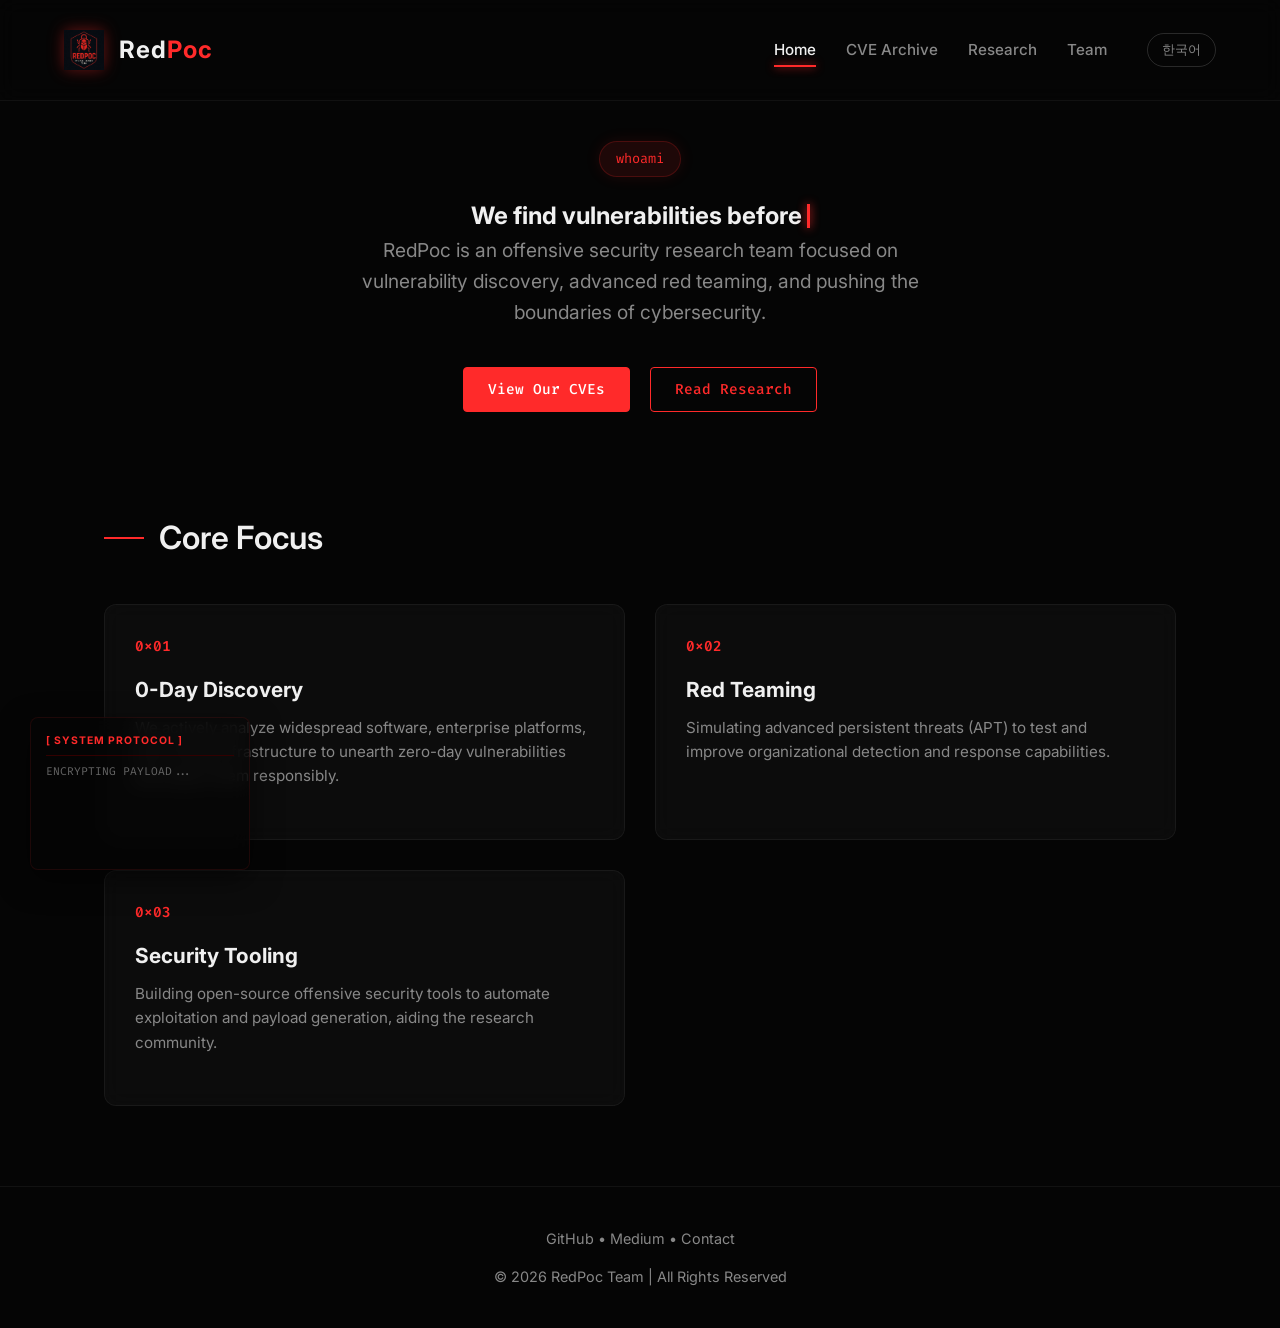
<file: index.html>
<!DOCTYPE html>
<html lang="en">

<head>
    <meta charset="UTF-8">
    <meta name="viewport" content="width=device-width, initial-scale=1.0">
    <meta name="description"
        content="RedPoc - Offensive Security Research Team specializing in vulnerability discovery and red teaming.">
    <title>RedPoc | Offensive Security Team</title>

    <!-- SEO & Social Media Meta Tags -->
    <link rel="canonical" href="https://redpoc.github.io/">
    <meta property="og:type" content="website">
    <meta property="og:url" content="https://redpoc.github.io/">
    <meta property="og:title" content="RedPoc | Offensive Security Team">
    <meta property="og:description" content="RedPoc is an offensive security research team focused on vulnerability discovery, advanced red teaming, and pushing the boundaries of cybersecurity.">
    <meta property="og:image" content="https://redpoc.github.io/redpoc.png">
    <meta property="twitter:card" content="summary_large_image">
    <meta property="twitter:url" content="https://redpoc.github.io/">
    <meta property="twitter:title" content="RedPoc | Offensive Security Team">
    <meta property="twitter:description" content="RedPoc is an offensive security research team focused on vulnerability discovery, advanced red teaming, and pushing the boundaries of cybersecurity.">
    <meta property="twitter:image" content="https://redpoc.github.io/redpoc.png">

    <!-- Structured Data (JSON-LD) -->
    <script type="application/ld+json">
    {
      "@context": "https://schema.org",
      "@type": "Organization",
      "name": "RedPoc",
      "url": "https://redpoc.github.io/",
      "logo": "https://redpoc.github.io/redpoc.png",
      "description": "RedPoc is an offensive security research team specializing in vulnerability discovery and red teaming.",
      "sameAs": [
        "https://github.com/redpoc"
      ]
    }
    </script>
    
    <!-- Favicons -->
    <link rel="apple-touch-icon" sizes="180x180" href="apple-touch-icon.png">
    <link rel="icon" type="image/png" sizes="32x32" href="favicon-32x32.png">
    <link rel="icon" type="image/png" sizes="16x16" href="favicon-16x16.png">
    <link rel="manifest" href="site.webmanifest">
    <link rel="shortcut icon" href="favicon.ico">

    <link rel="stylesheet" href="style.css">
    <script src="team_data.js"></script>
    <script src="cve_data.js"></script>
</head>

<body>
    <div class="bg-glow"></div>

    <header>
        <a href="index.html" class="logo">
            <img src="redpoc.png" alt="RedPoc Logo">
            <h1>Red<span>Poc</span></h1>
        </a>
        <button class="menu-toggle" id="mobile-menu-toggle" aria-label="Toggle Menu">
            <span></span>
            <span></span>
            <span></span>
        </button>
        <nav id="main-nav">
            <a href="index.html" class="active" data-i18n="nav_home">홈</a>
            <a href="cve.html" data-i18n="nav_cve">CVE 아카이브</a>
            <a href="research.html" data-i18n="nav_research">연구</a>
            <a href="team.html" data-i18n="nav_team">팀</a>
            <button id="lang-toggle-btn" onclick="toggleLanguage()"
                style="background:transparent;border:1px solid rgba(255,255,255,0.15);color:#888;padding:5px 14px;border-radius:20px;cursor:pointer;font-size:0.8rem;font-family:inherit;transition:all 0.3s;margin-left:10px;"
                onmouseover="this.style.borderColor='#ff2a2a';this.style.color='#ff2a2a'"
                onmouseout="this.style.borderColor='rgba(255,255,255,0.15)';this.style.color='#888'">English</button>
        </nav>
    </header>

    <div class="container">
        <section class="hero reveal">
            <div class="hero-badge" data-i18n="index_badge">whoami</div>
            <h2 id="typing-text" style="min-height: 1.5em; display: flex; justify-content: center; align-items: center;"></h2>
            <style>
                #typing-text .cursor {
                    display: inline-block;
                    width: 3px;
                    height: 1em;
                    background: var(--primary-red);
                    margin-left: 5px;
                    animation: blink 0.8s infinite;
                    box-shadow: 0 0 10px var(--primary-red);
                }
                @keyframes blink { 50% { opacity: 0; } }
            </style>
            <p data-i18n="index_hero_desc">RedPoc은 취약점 발굴, 레드팀 활동, 그리고 사이버보안의 한계를 넓히는 데 집중하는 오펜시브 보안 연구팀입니다.</p>
            
            <div style="margin-top: 40px; display: flex; gap: 20px; justify-content: center;">
                <a href="cve.html" class="btn btn-primary" data-i18n="index_btn_cve">CVE 확인하기</a>
                <a href="research.html" class="btn" data-i18n="index_btn_research">연구 보기</a>
            </div>
        </section>

        <section style="margin-top: 100px;" class="reveal">
            <h2 class="section-title" data-i18n="index_section_title">핵심 분야</h2>
            <div class="grid">
                <div class="card reveal">
                    <div class="card-header">
                        <span class="card-tag">0x01</span>
                    </div>
                    <h3 data-i18n="index_card1_title">0-Day 발굴</h3>
                    <p data-i18n="index_card1_desc">광범위하게 사용되는 소프트웨어, 기업 플랫폼, 핵심 인프라를 능동적으로 분석하여 제로데이 취약점을 발굴하고 책임감 있게
                        보고합니다.</p>
                </div>

                <div class="card reveal">
                    <div class="card-header">
                        <span class="card-tag">0x02</span>
                    </div>
                    <h3 data-i18n="index_card2_title">레드팀 활동</h3>
                    <p data-i18n="index_card2_desc">고급 지속 위협(APT)을 시뮬레이션하여 조직의 탐지 및 대응 역량을 테스트하고 개선합니다.</p>
                </div>

                <div class="card reveal">
                    <div class="card-header">
                        <span class="card-tag">0x03</span>
                    </div>
                    <h3 data-i18n="index_card3_title">보안 도구 개발</h3>
                    <p data-i18n="index_card3_desc">익스플로잇 자동화 및 페이로드 생성을 위한 오픈소스 오펜시브 보안 도구를 개발하여 연구 커뮤니티를 지원합니다.</p>
                </div>
            </div>
        </section>
    </div>

    <footer>
        <div class="footer-links">
            <a href="https://github.com/redpoc" target="_blank">GitHub</a> •
            <a href="https://medium.com/@redpoc.team" target="_blank">Medium</a> •
            <a href="mailto:drkim1239@gmail.com">Contact</a>
        </div>
        <p style="margin-top: 15px;" data-i18n="footer_copy">© 2026 RedPoc Team | All Rights Reserved | redpoc.team@gmail.com</p>
    </footer>
    <script>
        const menuToggle = document.getElementById('mobile-menu-toggle');
        const mainNav = document.getElementById('main-nav');
        const body = document.body;

        if (menuToggle && mainNav) {
            menuToggle.addEventListener('click', () => {
                menuToggle.classList.toggle('active');
                mainNav.classList.toggle('open');
                body.classList.toggle('no-scroll');
            });

            mainNav.querySelectorAll('a').forEach(link => {
                link.addEventListener('click', () => {
                    menuToggle.classList.remove('active');
                    mainNav.classList.remove('open');
                    body.classList.remove('no-scroll');
                });
            });
        }

        // --- Hacker Typing Engine ---
        const typingElement = document.getElementById('typing-text');
        const phrases = {
            ko: "공격자보다 먼저 취약점을 찾습니다.",
            en: "We find vulnerabilities before the adversaries do."
        };

        let charIdx = 0;
        let isDeleting = false;
        let typingTimer = null;

        function getLang() { return document.documentElement.lang || 'ko'; }

        function typeLoop() {
            if (!typingElement) return;
            const lang = getLang();
            const fullText = phrases[lang] || phrases.en;

            if (charIdx < fullText.length) {
                charIdx++;
                typingElement.innerHTML = fullText.substring(0, charIdx) + '<span class="cursor"></span>';
                typingTimer = setTimeout(typeLoop, 50);
            } else {
                typingElement.innerHTML = fullText + '<span class="cursor"></span>';
            }
        }

        // --- Live Status Monitor ---
        const statusBox = document.createElement('div');
        statusBox.id = 'status-monitor';
        statusBox.innerHTML = `
            <div style="font-size:0.65rem; color:#ff2a2a; border-bottom:1px solid #300; padding-bottom:5px; margin-bottom:8px; font-weight:bold; letter-spacing:1px;">[ SYSTEM PROTOCOL ]</div>
            <div id="status-logs" style="height:90px; overflow:hidden; font-size:0.7rem; color:#666; font-family:var(--font-mono); line-height:1.4;"></div>
        `;
        Object.assign(statusBox.style, {
            position: 'fixed', bottom: '30px', left: '30px', width: '220px',
            background: 'rgba(5,5,5,0.7)', border: '1px solid rgba(255,42,42,0.1)',
            padding: '15px', borderRadius: '8px', zIndex: '50', backdropFilter: 'blur(10px)',
            boxShadow: '0 10px 30px rgba(0,0,0,0.5)', pointerEvents: 'none'
        });
        document.body.appendChild(statusBox);

        const logs = [
            "> TRACE: [HIDDEN]", "FETCH /v1/api/vuln", "STATUS: 200 OK", "EXEC: STACK_PIVOT",
            "MAPPING OFFSET: 0x44", "BYPASS: KASLR", "ENCRYPTING PAYLOAD...", "READY: REMOTE_SHELL",
            "SCANNING: 192.168.x.x", "HOOK: NTDLL.DLL", "REVERSING KERNEL...", "PATCHING MEMORY..."
        ];

        function addLog() {
            const container = document.getElementById('status-logs');
            const l = document.createElement('div');
            l.style.opacity = '0';
            l.style.transform = 'translateY(10px)';
            l.style.transition = 'all 0.5s';
            l.textContent = logs[Math.floor(Math.random() * logs.length)];
            container.prepend(l);
            setTimeout(() => { l.style.opacity = '1'; l.style.transform = 'translateY(0)'; }, 10);
            if (container.children.length > 5) container.lastChild.remove();
            setTimeout(addLog, Math.random() * 2000 + 1000);
        }
        addLog();

        // Responsive hide
        const style = document.createElement('style');
        style.textContent = "@media (max-width: 900px) { #status-monitor { display: none; } }";
        document.head.append(style);

        // Restart when language changes
        const langObserver = new MutationObserver(() => {
            clearTimeout(typingTimer);
            charIdx = 0;
            isDeleting = false;
            typeLoop();
        });
        langObserver.observe(document.documentElement, { attributes: true, attributeFilter: ['lang'] });

        // Initial Start
        typeLoop();

        // Interactive Background Glow
        const glow = document.querySelector('.bg-glow');
        document.addEventListener('mousemove', (e) => {
            if (glow) {
                const x = e.clientX - 300;
                const y = e.clientY - 300;
                glow.style.transform = `translate(${x}px, ${y}px)`;
            }
        });

        // Scroll Reveal Implementation
        const observerOptions = {
            threshold: 0,
            rootMargin: "0px 0px 200px 0px"
        };

        const revealObserver = new IntersectionObserver((entries) => {
            entries.forEach(entry => { entry.isIntersecting && (entry.target.classList.add('active'), revealObserver.unobserve(entry.target)) });
        }, observerOptions);

        document.querySelectorAll('.reveal').forEach(el => revealObserver.observe(el));
    </script>
    <script src="i18n.js"></script>
</body>

</html>
</file>
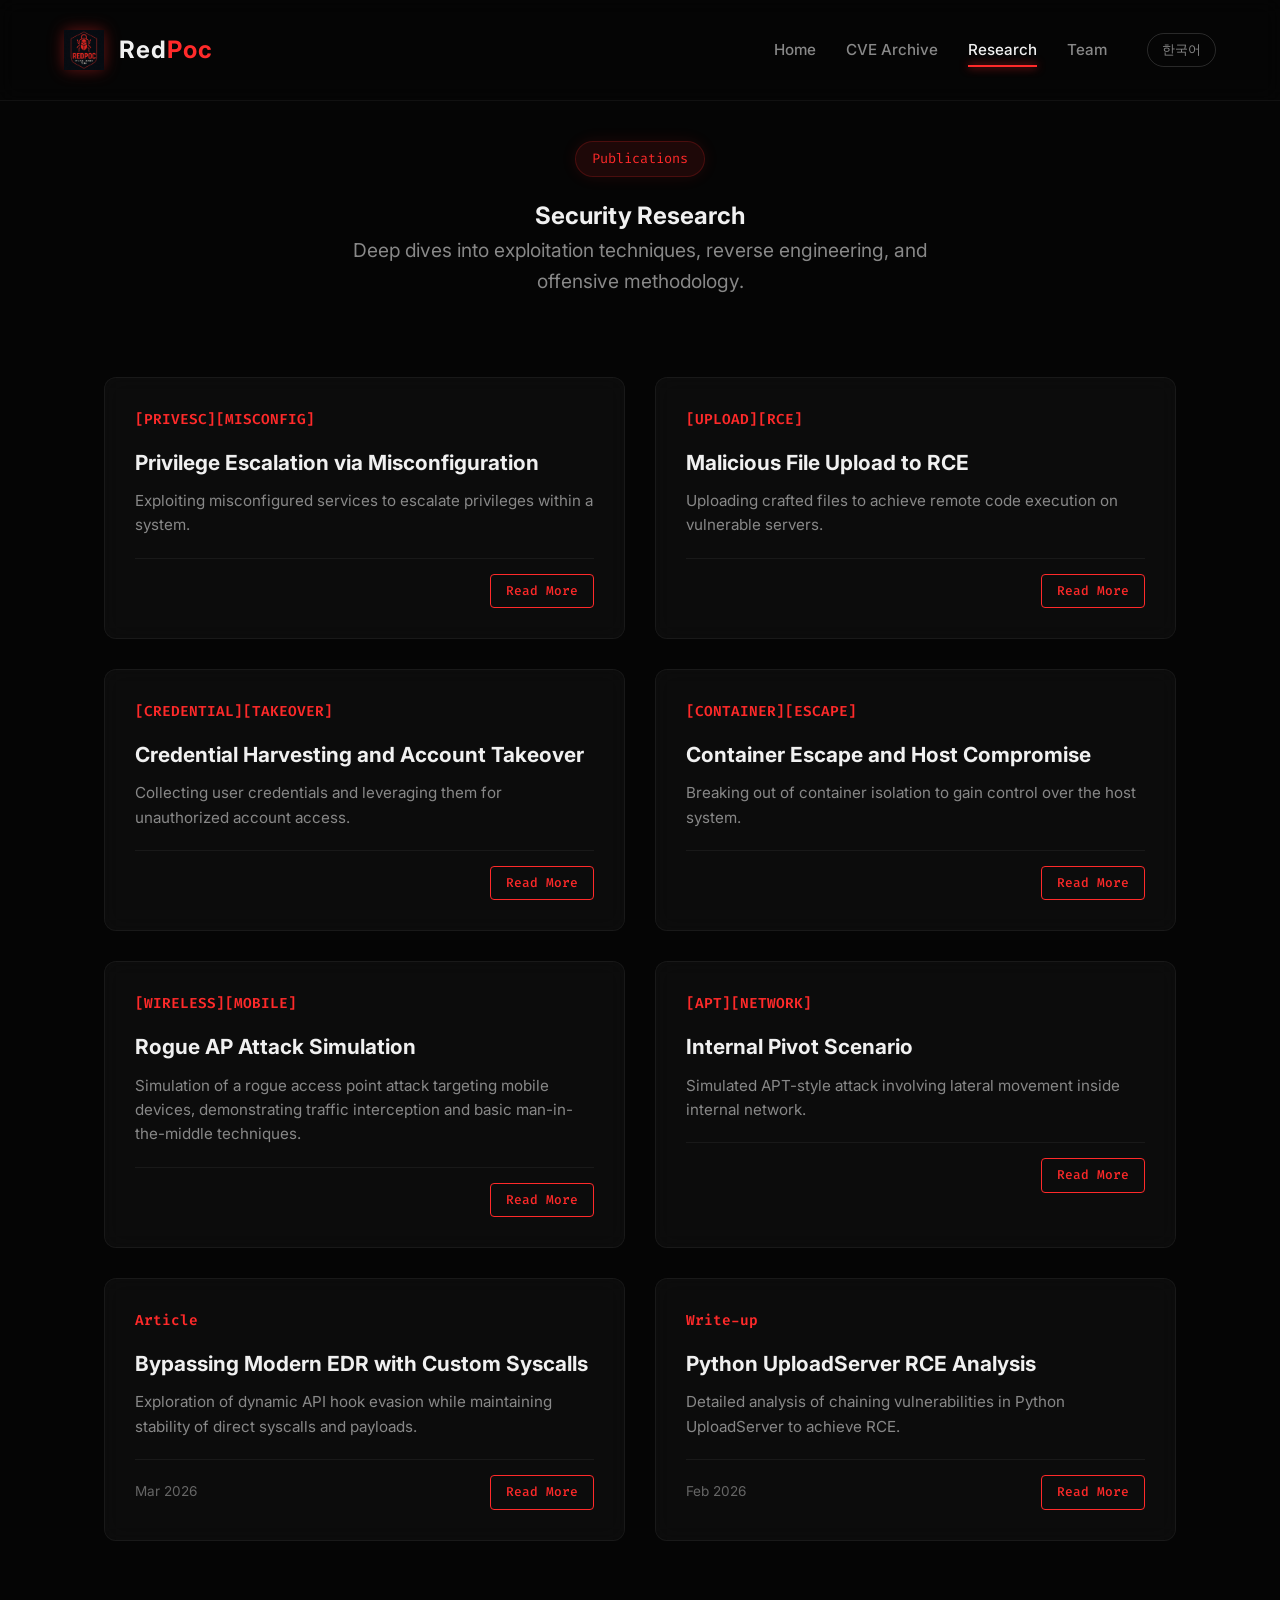
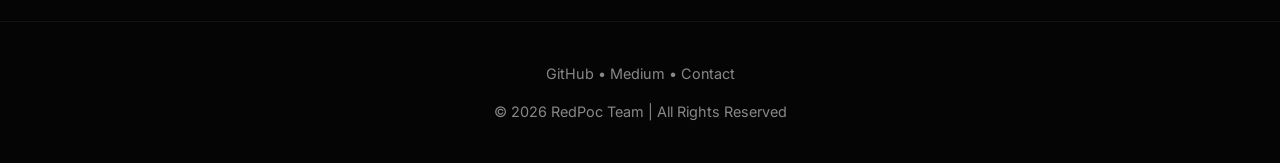
<file: research.html>
<!DOCTYPE html>
<html lang="en">

<head>
    <meta charset="UTF-8">
    <meta name="viewport" content="width=device-width, initial-scale=1.0">
    <meta name="description" content="RedPoc Security Research and Publications">
    <title>Research | RedPoc</title>
    
    <!-- SEO & Social Media Meta Tags -->
    <link rel="canonical" href="https://redpoc.github.io/research.html">
    <meta property="og:type" content="website">
    <meta property="og:url" content="https://redpoc.github.io/research.html">
    <meta property="og:title" content="Research | RedPoc">
    <meta property="og:description" content="In-depth security research, exploitation techniques, and analysis logs from RedPoc.">
    <meta property="og:image" content="https://redpoc.github.io/redpoc.png">
    <meta property="twitter:card" content="summary_large_image">
    <meta property="twitter:url" content="https://redpoc.github.io/research.html">
    <meta property="twitter:title" content="Research | RedPoc">
    <meta property="twitter:description" content="In-depth security research, exploitation techniques, and analysis logs from RedPoc.">
    <meta property="twitter:image" content="https://redpoc.github.io/redpoc.png">

    <!-- Structured Data (JSON-LD) -->
    <script type="application/ld+json">
    {
      "@context": "https://schema.org",
      "@type": "WebPage",
      "name": "Security Research | RedPoc",
      "description": "In-depth security research, exploitation techniques, and analysis logs from RedPoc.",
      "publisher": {
        "@type": "Organization",
        "name": "RedPoc"
      }
    }
    </script>

    <!-- Favicons -->
    <link rel="apple-touch-icon" sizes="180x180" href="apple-touch-icon.png">
    <link rel="icon" type="image/png" sizes="32x32" href="favicon-32x32.png">
    <link rel="icon" type="image/png" sizes="16x16" href="favicon-16x16.png">
    <link rel="manifest" href="site.webmanifest">
    <link rel="shortcut icon" href="favicon.ico">

    <link rel="stylesheet" href="style.css">
</head>

<body>
    <div class="bg-glow"></div>

    <header>
        <a href="index.html" class="logo">
            <img src="redpoc.png" alt="RedPoc Logo">
            <h1>Red<span>Poc</span></h1>
        </a>
        <button class="menu-toggle" id="mobile-menu-toggle" aria-label="Toggle Menu">
            <span></span>
            <span></span>
            <span></span>
        </button>
        <nav id="main-nav">
            <a href="index.html" data-i18n="nav_home">홈</a>
            <a href="cve.html" data-i18n="nav_cve">CVE 아카이브</a>
            <a href="research.html" class="active" data-i18n="nav_research">연구</a>
            <a href="team.html" data-i18n="nav_team">팀</a>
            <button id="lang-toggle-btn" onclick="toggleLanguage()"
                style="background:transparent;border:1px solid rgba(255,255,255,0.15);color:#888;padding:5px 14px;border-radius:20px;cursor:pointer;font-size:0.8rem;font-family:inherit;transition:all 0.3s;margin-left:10px;"
                onmouseover="this.style.borderColor='#ff2a2a';this.style.color='#ff2a2a'"
                onmouseout="this.style.borderColor='rgba(255,255,255,0.15)';this.style.color='#888'">English</button>
        </nav>
    </header>

    <div class="container">
        <section class="hero reveal">
            <div class="hero-badge" data-i18n="research_badge">발행물</div>
            <h2 data-i18n="research_hero_title">보안 연구</h2>
            <p data-i18n="research_hero_desc">익스플로잇 기법, 리버스 엔지니어링, 오펜시브 방법론에 대한 심층 분석.</p>
        </section>

        <section class="reveal">
            <div class="grid" id="research-container">
                <!-- Dynamically populated from research_data.js -->
            </div>
        </section>
    </div>

    <footer>
        <div class="footer-links">
            <a href="https://github.com/redpoc" target="_blank">GitHub</a> •
            <a href="https://medium.com/@redpoc.team" target="_blank">Medium</a> •
            <a href="mailto:drkim1239@gmail.com">Contact</a>
        </div>
        <p style="margin-top: 15px;" data-i18n="footer_copy">© 2026 RedPoc Team | All Rights Reserved | redpoc.team@gmail.com</p>
    </footer>

    <script src="research_data.js"></script>
    <script src="i18n.js"></script>
    <script>
        function renderResearch() {
            const lang = localStorage.getItem('redpoc_lang') || 'ko';
            const container = document.getElementById('research-container');
            
            container.innerHTML = RESEARCH_DATA.articles.map(article => `
                <div class="card reveal">
                    <div class="card-header">
                        <span class="card-tag">${article.tag[lang]}</span>
                    </div>
                    <h3>${article.title[lang]}</h3>
                    <p>${article.desc[lang]}</p>
                    <div class="card-footer" style="margin-top: 20px;">
                        <span>${article.date[lang]}</span>
                        <a href="${article.link}" class="btn" style="padding: 6px 15px; font-size: 0.8rem;">${getI18n('research_read_more')}</a>
                    </div>
                </div>
            `).join('');

            // Re-apply observers
            document.querySelectorAll('.reveal').forEach(el => observer.observe(el));
        }

        document.addEventListener('DOMContentLoaded', renderResearch);

        const _origToggle = window.toggleLanguage;
        window.toggleLanguage = function() {
            if (typeof _origToggle === 'function') _origToggle();
            renderResearch();
        };
        const menuToggle = document.getElementById('mobile-menu-toggle');
        const mainNav = document.getElementById('main-nav');
        const body = document.body;

        if (menuToggle && mainNav) {
            menuToggle.addEventListener('click', () => {
                menuToggle.classList.toggle('active');
                mainNav.classList.toggle('open');
                body.classList.toggle('no-scroll');
            });

            mainNav.querySelectorAll('a').forEach(link => {
                link.addEventListener('click', () => {
                    menuToggle.classList.remove('active');
                    mainNav.classList.remove('open');
                    body.classList.remove('no-scroll');
                });
            });
        }

        // Interactive Background Glow
        const glow = document.querySelector('.bg-glow');
        document.addEventListener('mousemove', (e) => {
            if (glow) {
                const x = e.clientX - 300;
                const y = e.clientY - 300;
                glow.style.transform = `translate(${x}px, ${y}px)`;
            }
        });

        // Scroll Reveal Implementation
        const observerOptions = {
            threshold: 0,
            rootMargin: "0px 0px 200px 0px"
        };

        const observer = new IntersectionObserver((entries) => {
            entries.forEach(entry => { entry.isIntersecting && (entry.target.classList.add('active'), observer.unobserve(entry.target)) });
        }, observerOptions);

        document.querySelectorAll('.reveal').forEach(el => observer.observe(el));
    </script>
    <script src="i18n.js"></script>
</body>

</html>
</file>
<file: style.css>
@import url("https://fonts.googleapis.com/css2?family=Fira+Code:wght@400;500;600&family=Inter:wght@300;400;600;700&display=swap");

:root {
  --bg-color: #050505;
  --surface-color: rgba(255, 255, 255, 0.03);
  --surface-border: rgba(255, 255, 255, 0.05);
  --primary-red: #ff2a2a;
  --primary-red-glow: rgba(255, 42, 42, 0.4);
  --text-main: #f0f0f0;
  --text-muted: #888888;
  --font-ui: "Inter", sans-serif;
  --font-mono: "Fira Code", monospace;
  --transition: all 0.3s cubic-bezier(0.25, 0.8, 0.25, 1);
}

/* Custom Premium Scrollbar */
::-webkit-scrollbar {
  width: 6px;
}
::-webkit-scrollbar-track {
  background: var(--bg-color);
}
::-webkit-scrollbar-thumb {
  background: rgba(255, 42, 42, 0.2);
  border-radius: 10px;
  transition: background 0.3s;
}
::-webkit-scrollbar-thumb:hover {
  background: var(--primary-red);
  box-shadow: 0 0 10px var(--primary-red);
}

* {
  box-sizing: border-box;
  margin: 0;
  padding: 0;
}

html,
body {
  background-color: var(--bg-color);
  color: var(--text-main);
  font-family: var(--font-ui);
  line-height: 1.6;
  overflow-x: hidden; /* Prevent horizontal scroll globally */
  width: 100%;
  position: relative;
  -webkit-font-smoothing: antialiased;
}

/* Background effects */
.bg-glow {
  position: fixed;
  top: 0;
  left: 0;
  width: 600px;
  height: 600px;
  background: radial-gradient(
    circle,
    var(--primary-red-glow) 0%,
    transparent 70%
  );
  filter: blur(100px);
  z-index: -1;
  pointer-events: none;
  opacity: 0.3;
  transition: transform 0.1s ease-out; /* Smooth follow */
  will-change: transform;
}

/* Header & Nav */
header {
  display: flex;
  justify-content: space-between;
  align-items: center;
  padding: 30px 5%;
  background: rgba(5, 5, 5, 0.8);
  backdrop-filter: blur(10px);
  border-bottom: 1px solid var(--surface-border);
  position: sticky;
  top: 0;
  z-index: 100;
}

.logo {
  display: flex;
  align-items: center;
  gap: 15px;
  text-decoration: none;
}

.logo img {
  height: 40px;
  filter: drop-shadow(0 0 8px var(--primary-red-glow));
}

.logo h1 {
  font-size: 1.5rem;
  font-weight: 700;
  color: var(--text-main);
  letter-spacing: 1px;
}

.logo span {
  color: var(--primary-red);
}

nav {
  display: flex;
  gap: 30px;
}

nav a {
  color: var(--text-muted);
  text-decoration: none;
  font-size: 0.95rem;
  font-weight: 500;
  transition: var(--transition);
  position: relative;
  padding: 5px 0;
}

nav a::after {
  content: "";
  position: absolute;
  bottom: 0;
  left: 0;
  width: 0%;
  height: 2px;
  background: var(--primary-red);
  transition: var(--transition);
  box-shadow: 0 0 10px var(--primary-red);
}

nav a:hover,
nav a.active {
  color: var(--text-main);
}

nav a:hover::after,
nav a.active::after {
  width: 100%;
}

/* --- Responsive & Mobile Optimization --- */
.menu-toggle {
  display: none;
  flex-direction: column;
  gap: 5px;
  background: transparent;
  border: none;
  cursor: pointer;
  z-index: 1100;
  padding: 10px;
}

.menu-toggle span {
  display: block;
  width: 25px;
  height: 2px;
  background: var(--text-main);
  transition: var(--transition);
}

/* Mobile Transform State */
.menu-toggle.active span:nth-child(1) {
  transform: translateY(7px) rotate(45deg);
}
.menu-toggle.active span:nth-child(2) {
  opacity: 0;
}
.menu-toggle.active span:nth-child(3) {
  transform: translateY(-7px) rotate(-45deg);
}

@media (max-width: 768px) {
  header {
    padding: 20px 5%;
    height: 80px;
  }

  .menu-toggle {
    display: flex;
  }

  nav {
    position: fixed;
    top: 0;
    right: 0;
    width: 280px;
    height: 100vh;
    background: rgba(5, 5, 5, 0.95);
    backdrop-filter: blur(20px);
    flex-direction: column;
    justify-content: center;
    align-items: center;
    gap: 30px;
    z-index: 1000;
    border-left: 1px solid var(--surface-border);
    box-shadow: -10px 0 50px rgba(0, 0, 0, 0.8);

    /* Better hiding mechanism to prevent ghost scroll */
    transform: translateX(100%);
    visibility: hidden;
    transition:
      transform 0.4s cubic-bezier(0.77, 0.2, 0.05, 1),
      visibility 0.4s;
  }

  nav.open {
    transform: translateX(0);
    visibility: visible;
  }

  body.no-scroll {
    overflow: hidden;
  }

  nav a {
    font-size: 1.1rem;
    padding: 18px 0;
    width: 100%;
    text-align: center;
    border-bottom: 1px solid rgba(255, 255, 255, 0.03);
  }
  nav a:last-child {
    border-bottom: none;
  }

  .hero h2 {
    font-size: 2rem;
    line-height: 1.2;
  }
  .hero p {
    font-size: 0.95rem;
  }

  .container {
    padding: 40px 20px;
  }

  /* Fix Content Overlap on Small Screens */
  .accordion-header {
    flex-direction: column-reverse;
    align-items: flex-start !important;
    gap: 15px;
    padding: 20px 25px;
    position: relative;
  }

  .accordion-header-left {
    flex-direction: column;
    align-items: flex-start;
    gap: 12px;
    width: calc(100% - 40px);
  }

  .header-contributor {
    margin-left: 0;
    width: auto;
    padding: 4px 10px;
    border-radius: 4px;
    background: rgba(255, 255, 255, 0.05);
  }

  .accordion-toggle {
    position: absolute;
    top: 20px;
    right: 25px;
    width: 35px;
    height: 35px;
  }

  .accordion-title {
    font-size: 1rem;
    line-height: 1.4;
  }

  .meta-row {
    flex-direction: column;
    align-items: flex-start;
    gap: 12px;
  }
  .impact-group {
    width: 100%;
    justify-content: space-between;
  }
  .target-tag {
    width: auto;
    font-size: 0.7rem;
  }
}

/* Main Content */
.container {
  max-width: 1200px;
  margin: 0 auto;
  padding: 40px 5% 80px 5%;
  min-height: calc(100vh - 200px);
}

.hero {
  text-align: center;
  margin-bottom: 80px;
  animation: fadeIn 1s ease-out;
}

.hero-badge {
  display: inline-block;
  padding: 6px 16px;
  background: rgba(255, 42, 42, 0.1);
  color: var(--primary-red);
  border: 1px solid rgba(255, 42, 42, 0.2);
  border-radius: 30px;
  font-size: 0.85rem;
  font-family: var(--font-mono);
  margin-bottom: 20px;
  box-shadow: 0 0 15px rgba(255, 42, 42, 0.1);
}

/* Subtle Glow Effect for Logo */
.logo:hover h1 {
  color: #fff;
  text-shadow: 0 0 15px var(--primary-red-glow);
  transition: var(--transition);
}

.logo:hover img {
  transform: scale(1.05);
  transition: var(--transition);
}

.hero p {
  font-size: 1.2rem;
  color: var(--text-muted);
  max-width: 600px;
  margin: 0 auto;
}

/* Sections */
.section-title {
  font-size: 2rem;
  font-weight: 600;
  margin-bottom: 40px;
  display: flex;
  align-items: center;
  gap: 15px;
}

.section-title::before {
  content: "";
  display: block;
  width: 40px;
  height: 2px;
  background: var(--primary-red);
}

/* Cards Grid */
.grid {
  display: grid;
  grid-template-columns: repeat(auto-fill, minmax(350px, 1fr));
  gap: 30px;
}

.card {
  background: var(--surface-color);
  border: 1px solid var(--surface-border);
  border-radius: 12px;
  padding: 30px;
  transition: var(--transition);
  backdrop-filter: blur(10px);
  position: relative;
  overflow: hidden;
}

.card::before {
  content: "";
  position: absolute;
  top: 0;
  left: 0;
  width: 100%;
  height: 2px;
  background: linear-gradient(
    90deg,
    transparent,
    var(--primary-red),
    transparent
  );
  transform: translateX(-100%);
  transition: transform 0.6s ease;
}

.card:hover {
  transform: translateY(-5px);
  border-color: rgba(255, 42, 42, 0.3);
  box-shadow:
    0 10px 30px rgba(0, 0, 0, 0.5),
    0 0 20px rgba(255, 42, 42, 0.05);
}

.card:hover::before {
  transform: translateX(100%);
}

.card-header {
  display: flex;
  justify-content: space-between;
  align-items: center;
  margin-bottom: 15px;
}

.card-tag {
  font-family: var(--font-mono);
  color: var(--primary-red);
  font-size: 0.9rem;
  font-weight: 600;
}

.card h3 {
  font-size: 1.3rem;
  margin-bottom: 10px;
  color: var(--text-main);
}

.card p {
  color: var(--text-muted);
  font-size: 0.95rem;
  margin-bottom: 20px;
}

.card-footer {
  display: flex;
  justify-content: space-between;
  align-items: center;
  border-top: 1px solid var(--surface-border);
  padding-top: 15px;
  font-size: 0.85rem;
  color: #666;
}

.btn {
  display: inline-block;
  padding: 10px 24px;
  background: transparent;
  color: var(--primary-red);
  border: 1px solid var(--primary-red);
  border-radius: 4px;
  text-decoration: none;
  font-weight: 500;
  transition: var(--transition);
  font-family: var(--font-mono);
  font-size: 0.9rem;
}

.btn:hover {
  background: rgba(255, 42, 42, 0.1);
  box-shadow: 0 0 15px rgba(255, 42, 42, 0.2);
}

.btn-primary {
  background: var(--primary-red);
  color: #fff;
}

.btn-primary:hover {
  background: #ff4d4d;
  box-shadow: 0 0 20px rgba(255, 42, 42, 0.4);
}

/* Footer */
footer {
  text-align: center;
  padding: 40px 20px;
  border-top: 1px solid var(--surface-border);
  color: var(--text-muted);
  font-size: 0.9rem;
}

.footer-content {
  display: flex;
  justify-content: center;
  align-items: center;
  gap: 20px;
  margin-bottom: 15px;
}

.footer-links a {
  color: var(--text-muted);
  text-decoration: none;
  transition: var(--transition);
}

.footer-links a:hover {
  color: var(--primary-red);
}

/* CVE Page Sophisticated Minimalist Layout */
.accordion-card {
  position: relative;
  padding-left: 13px;
  border-radius: 12px;
  background: var(--surface-color);
  border: 1px solid var(--surface-border);
}

.accordion-card.open {
  border-color: rgba(255, 42, 42, 0.4);
}

/* Timeline vertical line */
.accordion-card::before {
  content: "";
  position: absolute;
  left: 0;
  top: 40px;
  bottom: -30px;
  width: 1px;
  background: var(--primary-red);
  opacity: 0.2;
}

.accordion-card:last-child::before {
  display: none;
}

/* Contributor Mini-badge (Header) */
.header-contributor {
  display: flex;
  align-items: center;
  gap: 8px;
  padding: 4px 12px;
  background: rgba(255, 255, 255, 0.03);
  border: 1px solid var(--surface-border);
  border-radius: 6px;
  margin-left: 15px;
}

.header-contributor img {
  width: 20px;
  height: 20px;
  border-radius: 50%;
  border: 1px solid var(--primary-red);
}

.header-contributor span {
  font-size: 0.75rem;
  color: var(--text-muted);
  font-family: var(--font-mono);
}

/* Compact Meta Row (Inside) */
.status-row {
  display: flex;
  align-items: center;
  gap: 20px;
  margin-bottom: 25px;
  background: rgba(255, 255, 255, 0.02);
  padding: 12px 20px;
  border-radius: 8px;
  width: fit-content;
  border: 1px solid var(--surface-border);
}

.meter-group {
  display: flex;
  align-items: center;
  gap: 12px;
}

.meter-label {
  font-family: var(--font-mono);
  font-size: 0.7rem;
  color: #666;
  text-transform: uppercase;
  letter-spacing: 1px;
}

.meter-track {
  width: 70px;
  height: 4px;
  background: rgba(255, 255, 255, 0.05);
  border-radius: 2px;
  overflow: hidden;
}

.meter-fill {
  height: 100%;
  width: 0;
  background: var(--sev-color);
  box-shadow: 0 0 8px var(--sev-color);
  transition: width 1.2s cubic-bezier(0.19, 1, 0.22, 1);
}

.open .meter-fill.moderate {
  width: 55%;
}
.open .meter-fill.high {
  width: 81%;
}
.open .meter-fill.critical {
  width: 98%;
}

.score-val {
  font-family: var(--font-mono);
  font-weight: 700;
  font-size: 0.9rem;
  color: var(--sev-color);
}

/* Target Program Tag */
.target-meta {
  display: flex;
  align-items: center;
  gap: 10px;
  padding-left: 20px;
  border-left: 1px solid var(--surface-border);
}

.target-label {
  font-size: 0.75rem;
  color: var(--text-main);
  background: rgba(255, 42, 42, 0.08);
  border: 1px solid rgba(255, 42, 42, 0.2);
  padding: 2px 10px;
  border-radius: 4px;
  font-family: var(--font-mono);
}

/* Severity Config */
.moderate {
  --sev-color: #facc15;
}
.high {
  --sev-color: #fb923c;
}
.critical {
  --sev-color: #ef4444;
}

/* Scroll Reveal Animation */
.reveal {
  opacity: 0;
  transform: translateY(15px);
  transition: all 0.5s cubic-bezier(0.165, 0.84, 0.44, 1);
}

.reveal.active {
  opacity: 1;
  transform: translateY(0);
}

@keyframes fadeIn {
  from {
    opacity: 0;
    transform: translateY(20px);
  }
  to {
    opacity: 1;
    transform: translateY(0);
  }
}

.animate {
  animation: fadeIn 0.8s ease-out forwards;
  opacity: 0;
}

.delay-1 {
  animation-delay: 0.2s;
}
.delay-2 {
  animation-delay: 0.4s;
}
.delay-3 {
  animation-delay: 0.6s;
}

/* Simplified Stats Dashboard */
.stats-container {
  display: flex;
  justify-content: center;
  margin: 50px 0;
}

.stats-badge {
  display: inline-flex;
  flex-direction: column;
  align-items: center;
  background: rgba(255, 42, 42, 0.03);
  border: 1px solid rgba(255, 42, 42, 0.2);
  padding: 15px 40px;
  border-radius: 50px;
  backdrop-filter: blur(10px);
  transition: var(--transition);
  box-shadow: 0 0 20px rgba(0, 0, 0, 0.3);
}

.stats-badge:hover {
  border-color: var(--primary-red);
  background: rgba(255, 42, 42, 0.06);
  transform: translateY(-3px);
  box-shadow: 0 5px 25px rgba(255, 42, 42, 0.1);
}

.stats-number {
  font-size: 2.2rem;
  font-weight: 800;
  color: var(--primary-red);
  font-family: var(--font-mono);
  text-shadow: 0 0 15px var(--primary-red-glow);
  line-height: 1;
}

.stats-label {
  font-size: 0.75rem;
  color: var(--text-muted);
  text-transform: uppercase;
  letter-spacing: 2px;
  margin-top: 5px;
  font-weight: 600;
}

@media (max-width: 768px) {
  .stats-container {
    margin: 30px 0;
  }
  .stats-badge {
    padding: 12px 30px;
    width: 90%;
  }
  .stats-number {
    font-size: 1.8rem;
  }
}
</file>
